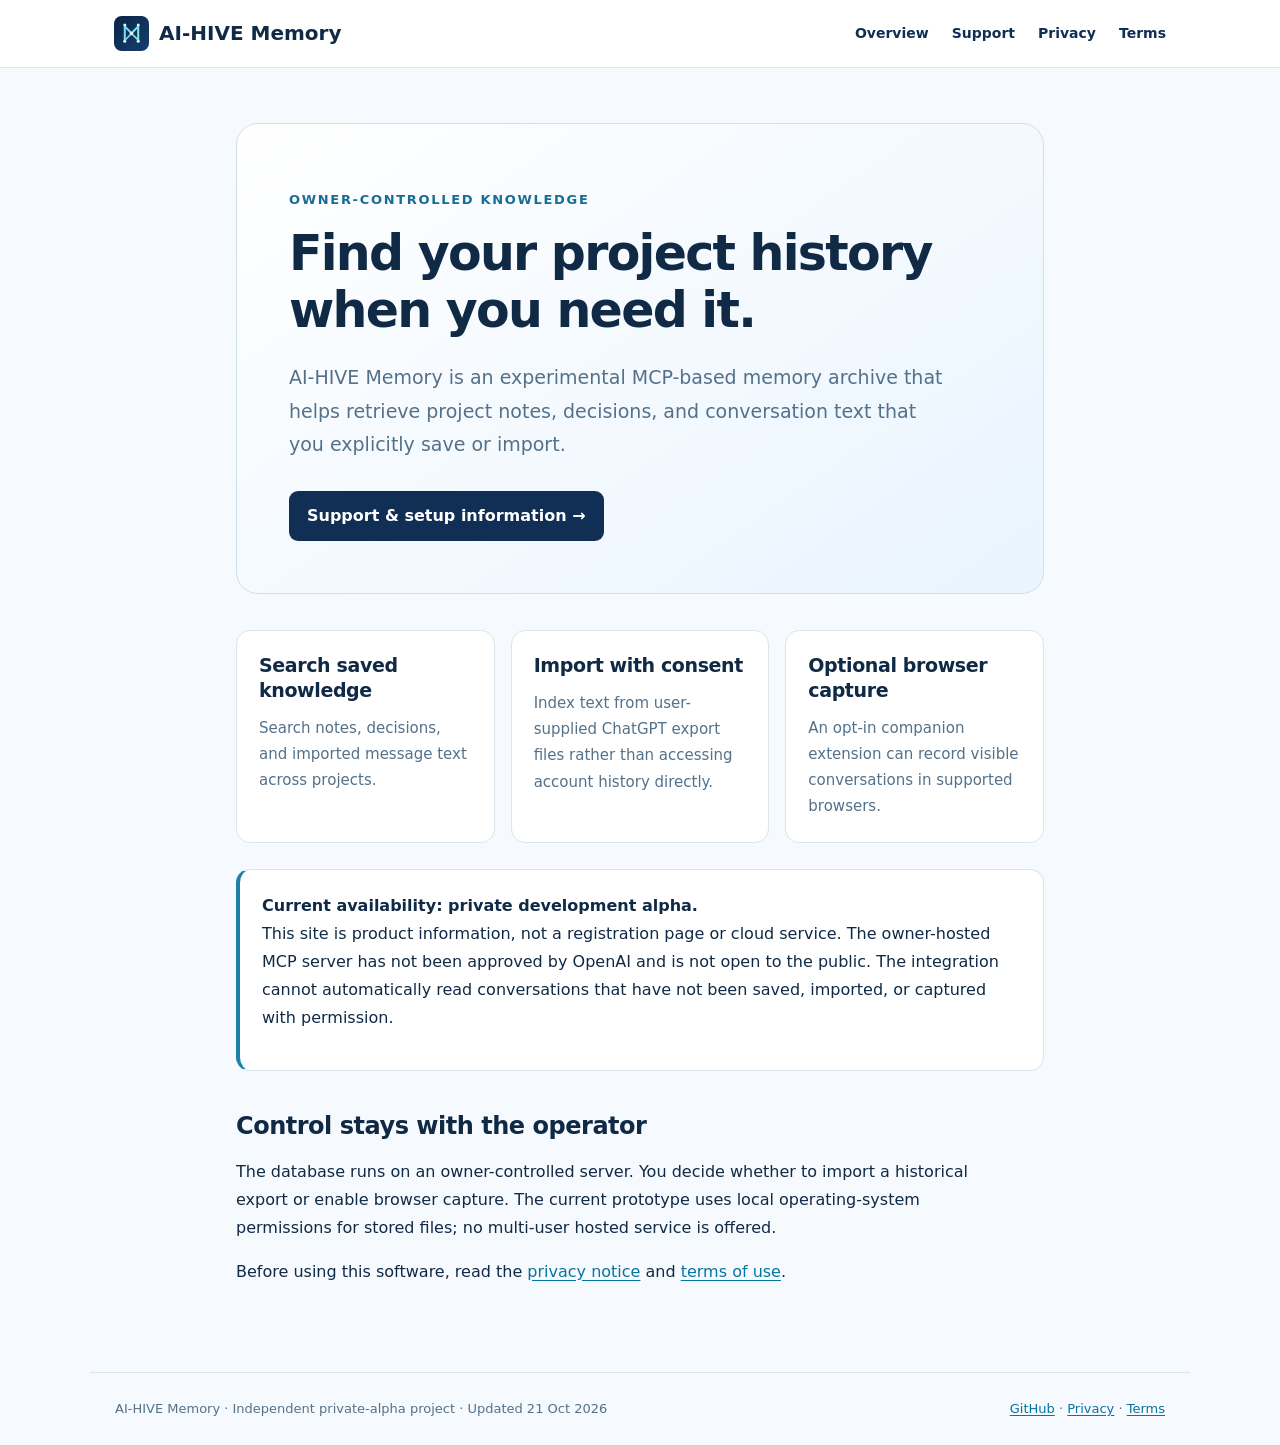
<file: index.html>
<!doctype html>
<html lang="en"><head><meta charset="UTF-8"><meta name="viewport" content="width=device-width,initial-scale=1">
<title>AI-HIVE Memory</title><meta name="description" content="Private long-term memory for projects and saved ChatGPT context"><link rel="icon" href="./icon.svg" type="image/svg+xml"><link rel="stylesheet" href="./style.css"></head><body><header class="topbar"><div class="top-inner"><a class="brand" href="./index.html"><img src="./icon.svg" alt="" width="35" height="35"> AI-HIVE Memory</a><nav aria-label="Main"><a href="./index.html">Overview</a><a href="./support.html">Support</a><a href="./privacy.html">Privacy</a><a href="./terms.html">Terms</a></nav></div></header><main><section class="hero"><p class="eyebrow">Owner-controlled knowledge</p><h1>Find your project history when you need it.</h1><p class="lead">AI-HIVE Memory is an experimental MCP-based memory archive that helps retrieve project notes, decisions, and conversation text that you explicitly save or import.</p><a class="button" href="./support.html">Support &amp; setup information →</a></section>
<section class="grid" aria-label="Features"><div class="tile"><h2>Search saved knowledge</h2><p>Search notes, decisions, and imported message text across projects.</p></div><div class="tile"><h2>Import with consent</h2><p>Index text from user-supplied ChatGPT export files rather than accessing account history directly.</p></div><div class="tile"><h2>Optional browser capture</h2><p>An opt-in companion extension can record visible conversations in supported browsers.</p></div></section>
<div class="note"><strong>Current availability: private development alpha.</strong><p>This site is product information, not a registration page or cloud service. The owner-hosted MCP server has not been approved by OpenAI and is not open to the public. The integration cannot automatically read conversations that have not been saved, imported, or captured with permission.</p></div>
<h2>Control stays with the operator</h2><p>The database runs on an owner-controlled server. You decide whether to import a historical export or enable browser capture. The current prototype uses local operating-system permissions for stored files; no multi-user hosted service is offered.</p><p>Before using this software, read the <a href="./privacy.html">privacy notice</a> and <a href="./terms.html">terms of use</a>.</p></main><footer class="footer"><span>AI-HIVE Memory · Independent private-alpha project · Updated 21 Oct 2026</span><span><a href="https://github.com/RAZENWQ/ai-hive-memory-site">GitHub</a> · <a href="./privacy.html">Privacy</a> · <a href="./terms.html">Terms</a></span></footer></body></html>
</file>
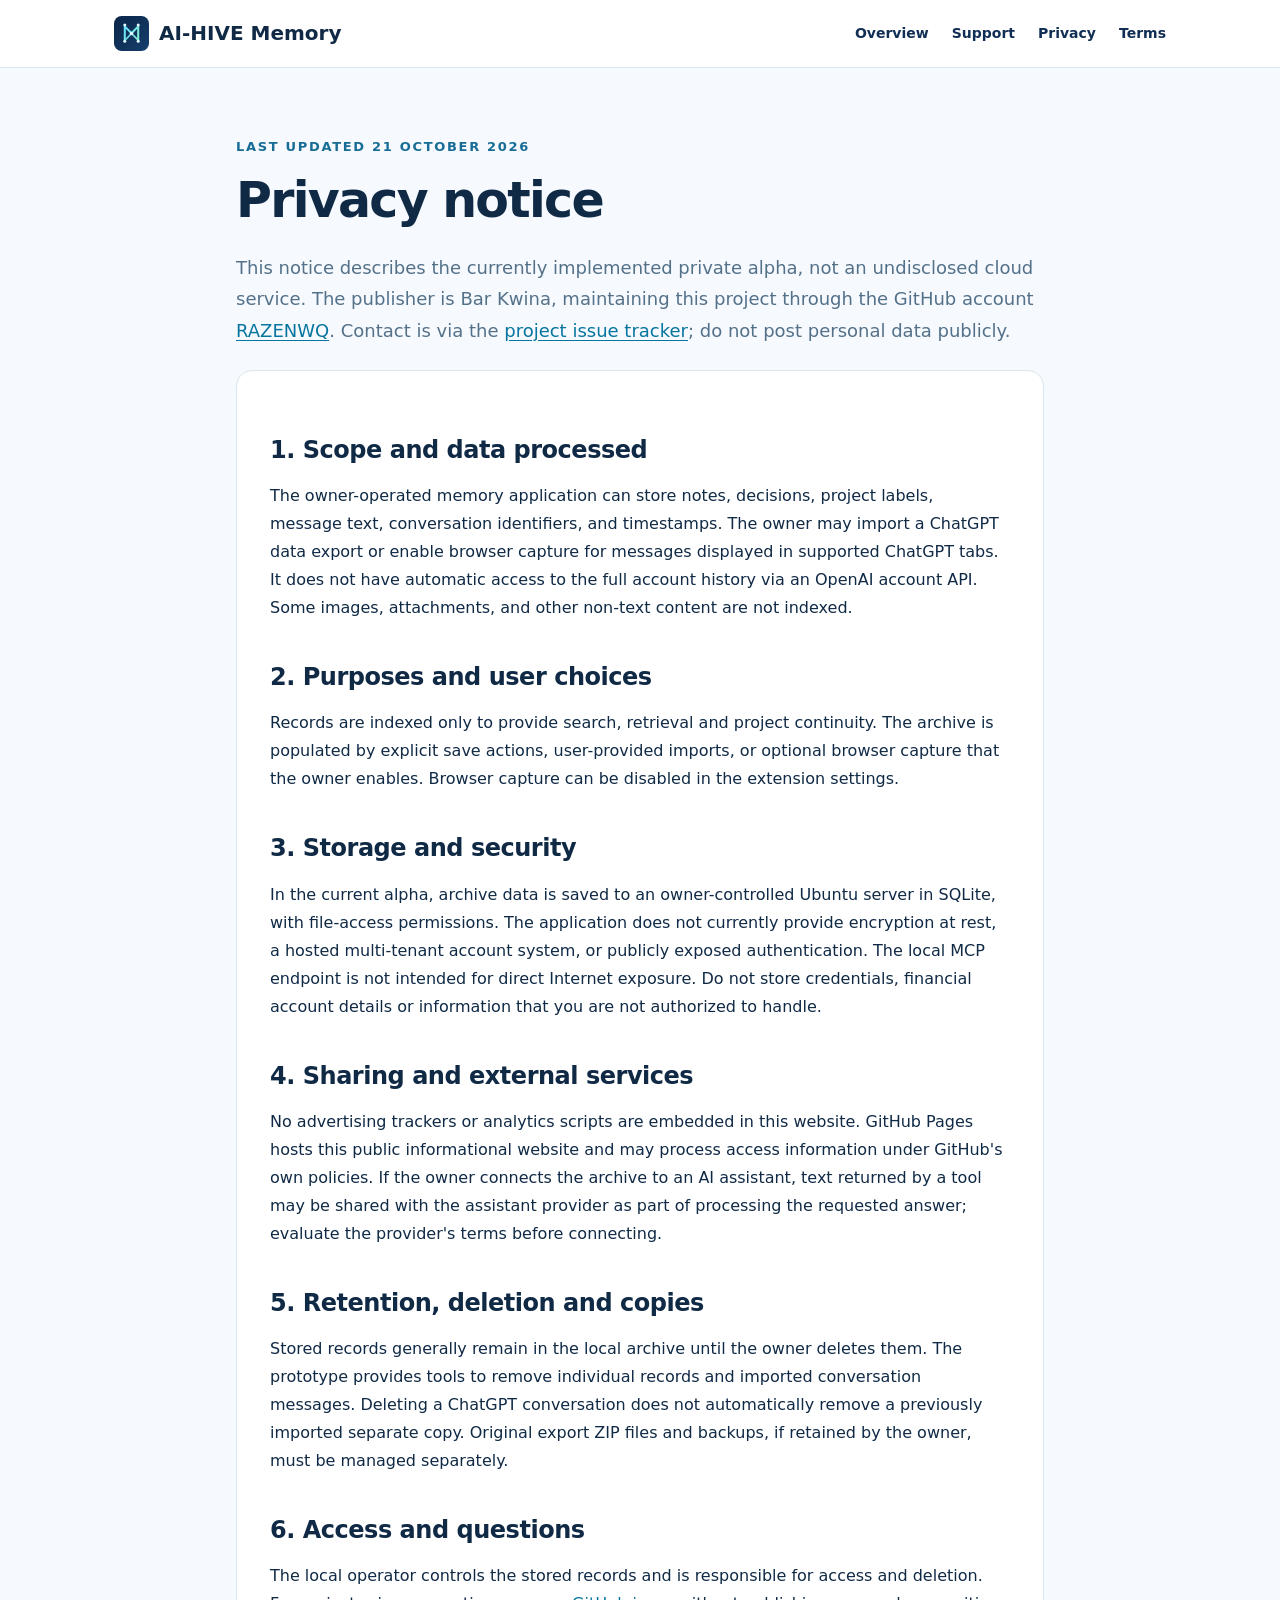
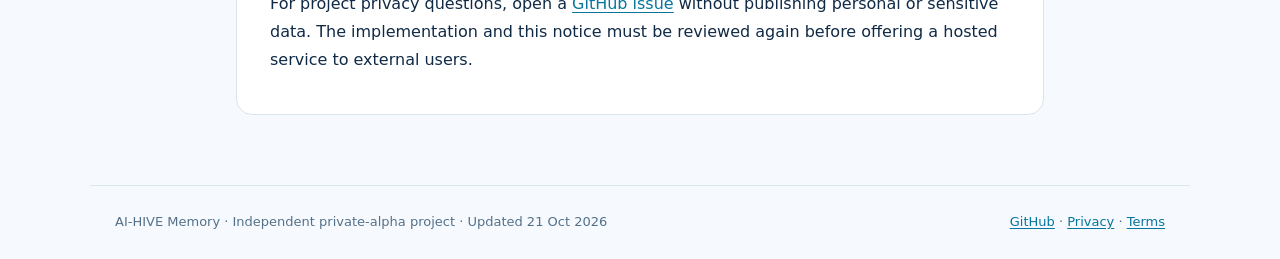
<file: privacy.html>
<!doctype html>
<html lang="en"><head><meta charset="UTF-8"><meta name="viewport" content="width=device-width,initial-scale=1">
<title>Privacy · AI-HIVE Memory</title><meta name="description" content="How the AI-HIVE Memory private alpha handles information"><link rel="icon" href="./icon.svg" type="image/svg+xml"><link rel="stylesheet" href="./style.css"></head><body><header class="topbar"><div class="top-inner"><a class="brand" href="./index.html"><img src="./icon.svg" alt="" width="35" height="35"> AI-HIVE Memory</a><nav aria-label="Main"><a href="./index.html">Overview</a><a href="./support.html">Support</a><a href="./privacy.html">Privacy</a><a href="./terms.html">Terms</a></nav></div></header><main><p class="eyebrow">Last updated 21 October 2026</p><h1>Privacy notice</h1><p class="page-intro">This notice describes the currently implemented private alpha, not an undisclosed cloud service. The publisher is Bar Kwina, maintaining this project through the GitHub account <a href="https://github.com/RAZENWQ" rel="noopener noreferrer">RAZENWQ</a>. Contact is via the <a href="https://github.com/RAZENWQ/ai-hive-memory-site/issues/new" rel="noopener noreferrer">project issue tracker</a>; do not post personal data publicly.</p>
<div class="legal"><h2>1. Scope and data processed</h2><p>The owner-operated memory application can store notes, decisions, project labels, message text, conversation identifiers, and timestamps. The owner may import a ChatGPT data export or enable browser capture for messages displayed in supported ChatGPT tabs. It does not have automatic access to the full account history via an OpenAI account API. Some images, attachments, and other non-text content are not indexed.</p>
<h2>2. Purposes and user choices</h2><p>Records are indexed only to provide search, retrieval and project continuity. The archive is populated by explicit save actions, user-provided imports, or optional browser capture that the owner enables. Browser capture can be disabled in the extension settings.</p>
<h2>3. Storage and security</h2><p>In the current alpha, archive data is saved to an owner-controlled Ubuntu server in SQLite, with file-access permissions. The application does not currently provide encryption at rest, a hosted multi-tenant account system, or publicly exposed authentication. The local MCP endpoint is not intended for direct Internet exposure. Do not store credentials, financial account details or information that you are not authorized to handle.</p>
<h2>4. Sharing and external services</h2><p>No advertising trackers or analytics scripts are embedded in this website. GitHub Pages hosts this public informational website and may process access information under GitHub's own policies. If the owner connects the archive to an AI assistant, text returned by a tool may be shared with the assistant provider as part of processing the requested answer; evaluate the provider's terms before connecting.</p>
<h2>5. Retention, deletion and copies</h2><p>Stored records generally remain in the local archive until the owner deletes them. The prototype provides tools to remove individual records and imported conversation messages. Deleting a ChatGPT conversation does not automatically remove a previously imported separate copy. Original export ZIP files and backups, if retained by the owner, must be managed separately.</p>
<h2>6. Access and questions</h2><p>The local operator controls the stored records and is responsible for access and deletion. For project privacy questions, open a <a href="https://github.com/RAZENWQ/ai-hive-memory-site/issues/new" rel="noopener noreferrer">GitHub issue</a> without publishing personal or sensitive data. The implementation and this notice must be reviewed again before offering a hosted service to external users.</p></div></main><footer class="footer"><span>AI-HIVE Memory · Independent private-alpha project · Updated 21 Oct 2026</span><span><a href="https://github.com/RAZENWQ/ai-hive-memory-site">GitHub</a> · <a href="./privacy.html">Privacy</a> · <a href="./terms.html">Terms</a></span></footer></body></html>
</file>
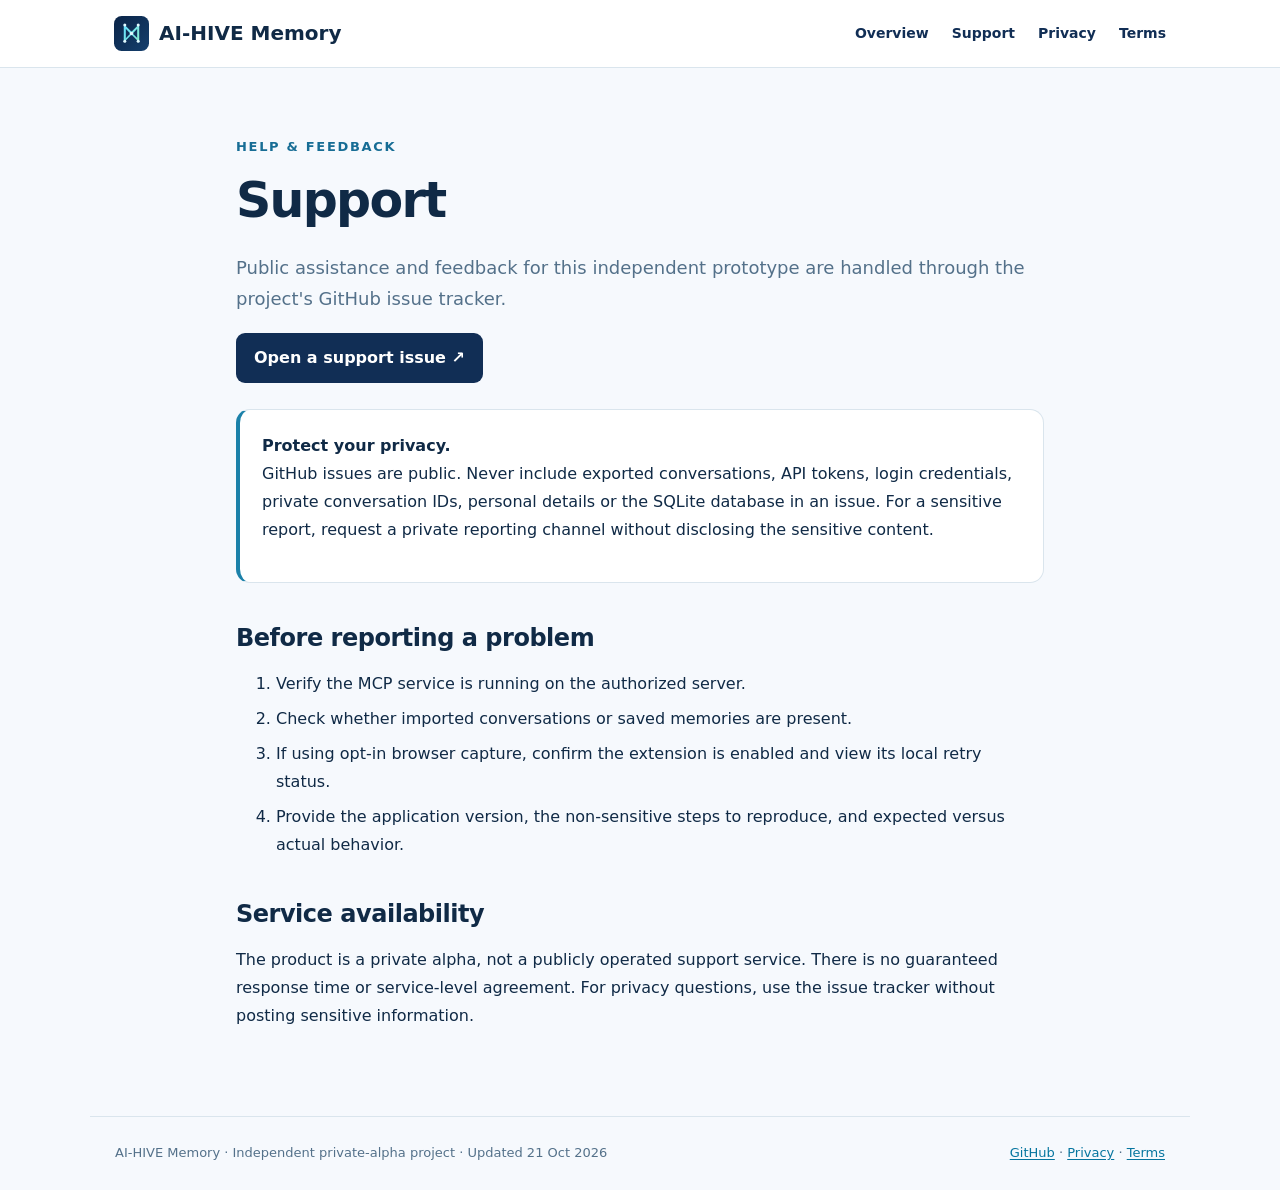
<file: support.html>
<!doctype html>
<html lang="en"><head><meta charset="UTF-8"><meta name="viewport" content="width=device-width,initial-scale=1">
<title>Support · AI-HIVE Memory</title><meta name="description" content="Support and responsible issue reporting for AI-HIVE Memory"><link rel="icon" href="./icon.svg" type="image/svg+xml"><link rel="stylesheet" href="./style.css"></head><body><header class="topbar"><div class="top-inner"><a class="brand" href="./index.html"><img src="./icon.svg" alt="" width="35" height="35"> AI-HIVE Memory</a><nav aria-label="Main"><a href="./index.html">Overview</a><a href="./support.html">Support</a><a href="./privacy.html">Privacy</a><a href="./terms.html">Terms</a></nav></div></header><main><p class="eyebrow">Help &amp; feedback</p><h1>Support</h1><p class="page-intro">Public assistance and feedback for this independent prototype are handled through the project's GitHub issue tracker.</p>
<p><a class="button" href="https://github.com/RAZENWQ/ai-hive-memory-site/issues/new" rel="noopener noreferrer">Open a support issue ↗</a></p>
<div class="note"><strong>Protect your privacy.</strong><p>GitHub issues are public. Never include exported conversations, API tokens, login credentials, private conversation IDs, personal details or the SQLite database in an issue. For a sensitive report, request a private reporting channel without disclosing the sensitive content.</p></div>
<h2>Before reporting a problem</h2><ol><li>Verify the MCP service is running on the authorized server.</li><li>Check whether imported conversations or saved memories are present.</li><li>If using opt-in browser capture, confirm the extension is enabled and view its local retry status.</li><li>Provide the application version, the non-sensitive steps to reproduce, and expected versus actual behavior.</li></ol>
<h2>Service availability</h2><p>The product is a private alpha, not a publicly operated support service. There is no guaranteed response time or service-level agreement. For privacy questions, use the issue tracker without posting sensitive information.</p></main><footer class="footer"><span>AI-HIVE Memory · Independent private-alpha project · Updated 21 Oct 2026</span><span><a href="https://github.com/RAZENWQ/ai-hive-memory-site">GitHub</a> · <a href="./privacy.html">Privacy</a> · <a href="./terms.html">Terms</a></span></footer></body></html>
</file>
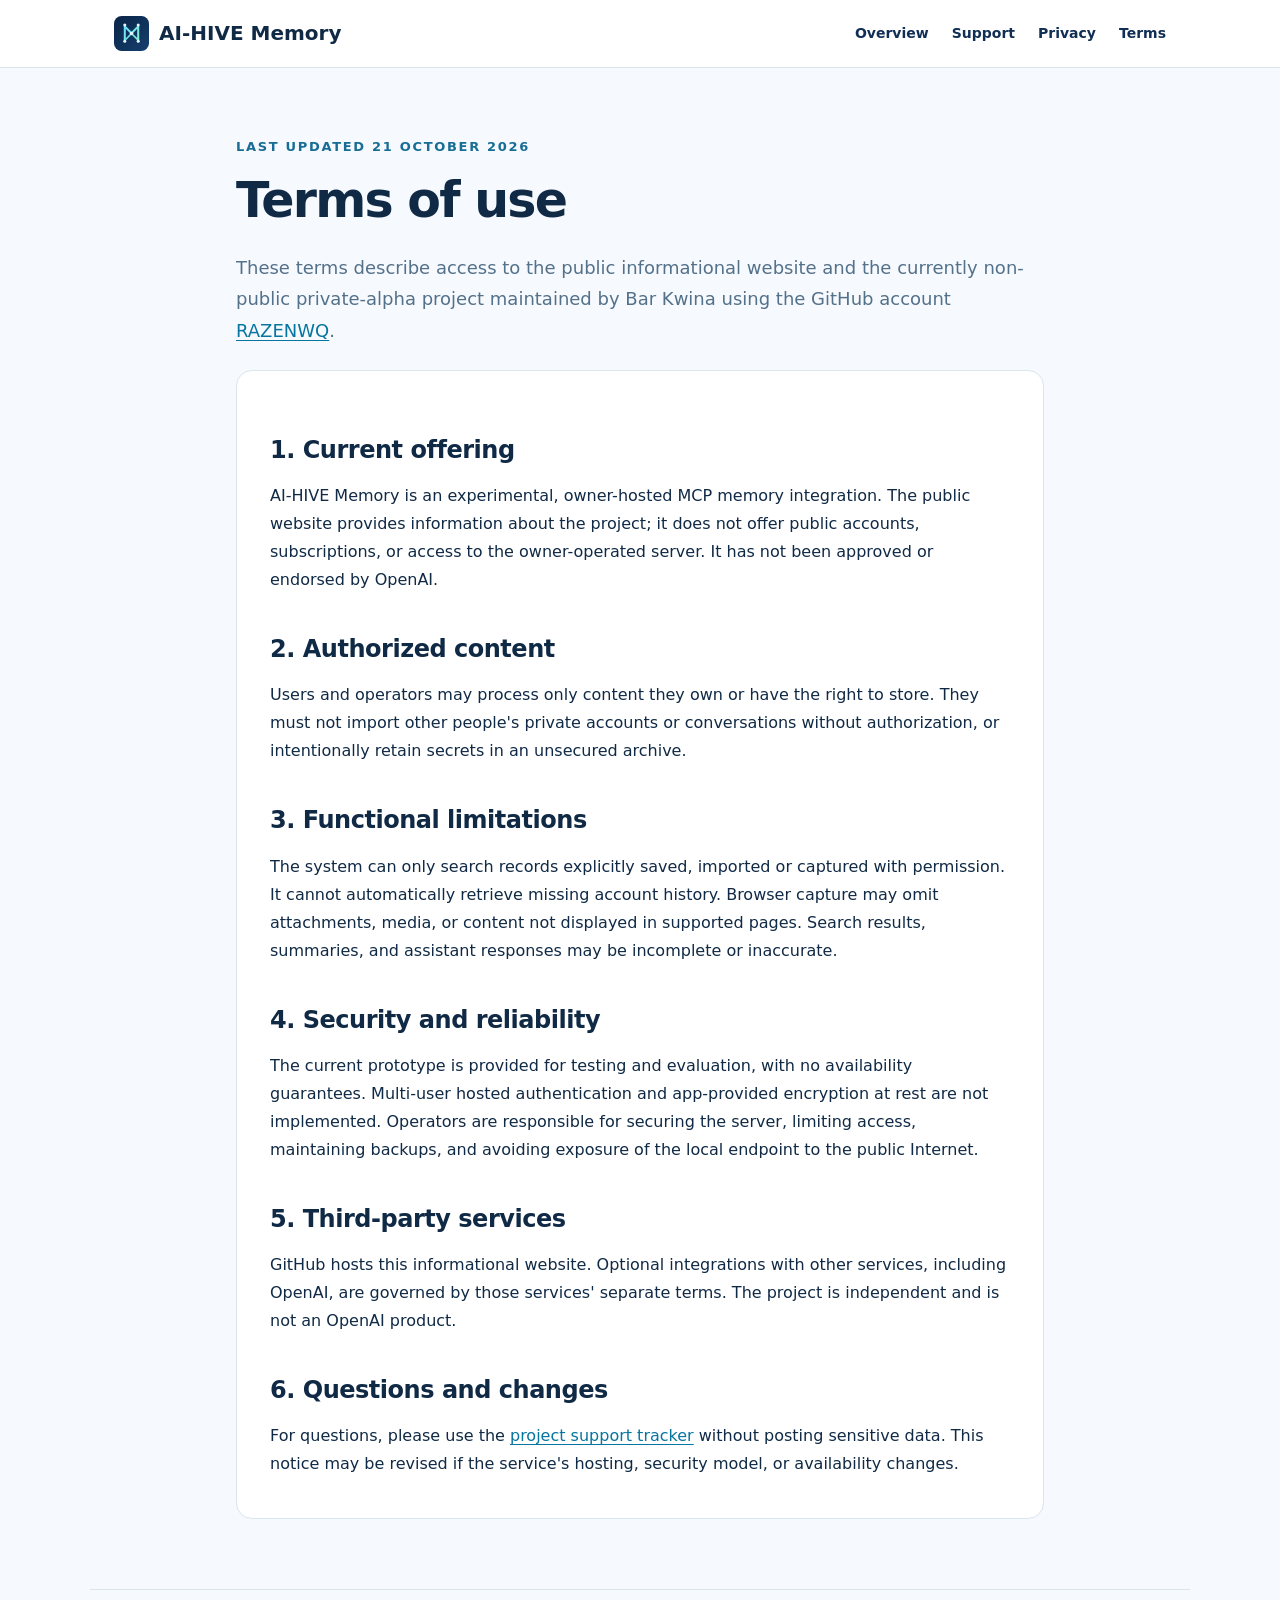
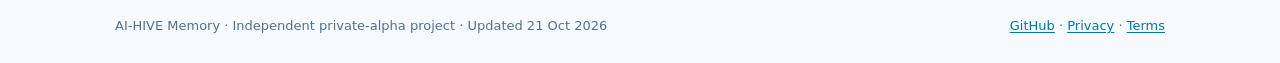
<file: terms.html>
<!doctype html>
<html lang="en"><head><meta charset="UTF-8"><meta name="viewport" content="width=device-width,initial-scale=1">
<title>Terms · AI-HIVE Memory</title><meta name="description" content="Use limitations for the AI-HIVE Memory private alpha"><link rel="icon" href="./icon.svg" type="image/svg+xml"><link rel="stylesheet" href="./style.css"></head><body><header class="topbar"><div class="top-inner"><a class="brand" href="./index.html"><img src="./icon.svg" alt="" width="35" height="35"> AI-HIVE Memory</a><nav aria-label="Main"><a href="./index.html">Overview</a><a href="./support.html">Support</a><a href="./privacy.html">Privacy</a><a href="./terms.html">Terms</a></nav></div></header><main><p class="eyebrow">Last updated 21 October 2026</p><h1>Terms of use</h1><p class="page-intro">These terms describe access to the public informational website and the currently non-public private-alpha project maintained by Bar Kwina using the GitHub account <a href="https://github.com/RAZENWQ" rel="noopener noreferrer">RAZENWQ</a>.</p>
<div class="legal"><h2>1. Current offering</h2><p>AI-HIVE Memory is an experimental, owner-hosted MCP memory integration. The public website provides information about the project; it does not offer public accounts, subscriptions, or access to the owner-operated server. It has not been approved or endorsed by OpenAI.</p>
<h2>2. Authorized content</h2><p>Users and operators may process only content they own or have the right to store. They must not import other people's private accounts or conversations without authorization, or intentionally retain secrets in an unsecured archive.</p>
<h2>3. Functional limitations</h2><p>The system can only search records explicitly saved, imported or captured with permission. It cannot automatically retrieve missing account history. Browser capture may omit attachments, media, or content not displayed in supported pages. Search results, summaries, and assistant responses may be incomplete or inaccurate.</p>
<h2>4. Security and reliability</h2><p>The current prototype is provided for testing and evaluation, with no availability guarantees. Multi-user hosted authentication and app-provided encryption at rest are not implemented. Operators are responsible for securing the server, limiting access, maintaining backups, and avoiding exposure of the local endpoint to the public Internet.</p>
<h2>5. Third-party services</h2><p>GitHub hosts this informational website. Optional integrations with other services, including OpenAI, are governed by those services' separate terms. The project is independent and is not an OpenAI product.</p>
<h2>6. Questions and changes</h2><p>For questions, please use the <a href="https://github.com/RAZENWQ/ai-hive-memory-site/issues/new" rel="noopener noreferrer">project support tracker</a> without posting sensitive data. This notice may be revised if the service's hosting, security model, or availability changes.</p></div></main><footer class="footer"><span>AI-HIVE Memory · Independent private-alpha project · Updated 21 Oct 2026</span><span><a href="https://github.com/RAZENWQ/ai-hive-memory-site">GitHub</a> · <a href="./privacy.html">Privacy</a> · <a href="./terms.html">Terms</a></span></footer></body></html>
</file>
<file: style.css>
:root{color-scheme:light;--bg:#f6f9fd;--ink:#102a46;--muted:#54718a;--line:#dae5ed;--a:#06759f;--navy:#112e55}
*{box-sizing:border-box}body{font:16px/1.75 system-ui,-apple-system,"Segoe UI",sans-serif;color:var(--ink);background:var(--bg);margin:0}
a{color:var(--a);text-underline-offset:.17em}a:hover{text-decoration-thickness:2px}
.topbar{background:#fff;border-bottom:1px solid var(--line)}.top-inner{max-width:1100px;padding:16px 24px;margin:auto;display:flex;align-items:center;justify-content:space-between;gap:24px;flex-wrap:wrap}
.brand{display:flex;align-items:center;gap:10px;color:var(--ink);text-decoration:none;font-weight:750;font-size:20px}
nav{display:flex;gap:23px;flex-wrap:wrap}nav a{color:var(--navy);text-decoration:none;font-weight:550;font-size:14px}
main{max-width:860px;padding:55px 26px 70px;margin:auto;min-height:67vh}
h1{font-weight:750;letter-spacing:-.035em;font-size:clamp(32px,6vw,49px);line-height:1.16;margin:0 0 22px}
h2{font-size:24px;line-height:1.3;margin:40px 0 12px;letter-spacing:-.02em}
h3{font-size:18px;margin:24px 0 9px}p,li{max-width:75ch}li{margin:7px 0}
.lead{font-size:19px;color:var(--muted);max-width:660px;margin:0 0 30px}.eyebrow{font-size:13px;letter-spacing:.13em;text-transform:uppercase;color:#176d95;font-weight:750;margin-bottom:14px}
.hero{border:1px solid #cfdfed;border-radius:22px;background:linear-gradient(145deg,#fff,#e9f4ff);padding:clamp(28px,5vw,52px);margin:0 0 36px}.hero h1{max-width:690px}
.grid{display:grid;grid-template-columns:repeat(auto-fit,minmax(220px,1fr));gap:16px}
.tile,.note{border:1px solid var(--line);border-radius:14px;background:#fff;padding:22px}.tile h2{font-size:19px;margin:0 0 12px}.tile p{font-size:15px;margin:0;color:var(--muted)}
.note{border-left:4px solid #1b81a9;margin:26px 0}.note p{margin-top:0}
.button{display:inline-block;border-radius:9px;background:var(--navy);color:white;padding:11px 18px;text-decoration:none;font-weight:600}
.button:hover{background:#1b477c}.footer{border-top:1px solid var(--line);padding:25px;max-width:1100px;margin:0 auto;display:flex;justify-content:space-between;gap:16px;flex-wrap:wrap;color:var(--muted);font-size:13px}
.page-intro{color:var(--muted);font-size:18px}.legal{background:#fff;border:1px solid var(--line);border-radius:16px;padding:24px 33px;margin-top:24px}
@media(max-width:600px){main{padding:37px 16px 54px}.legal{padding:20px}.top-inner{padding:13px 17px}nav{gap:12px}}
</file>
